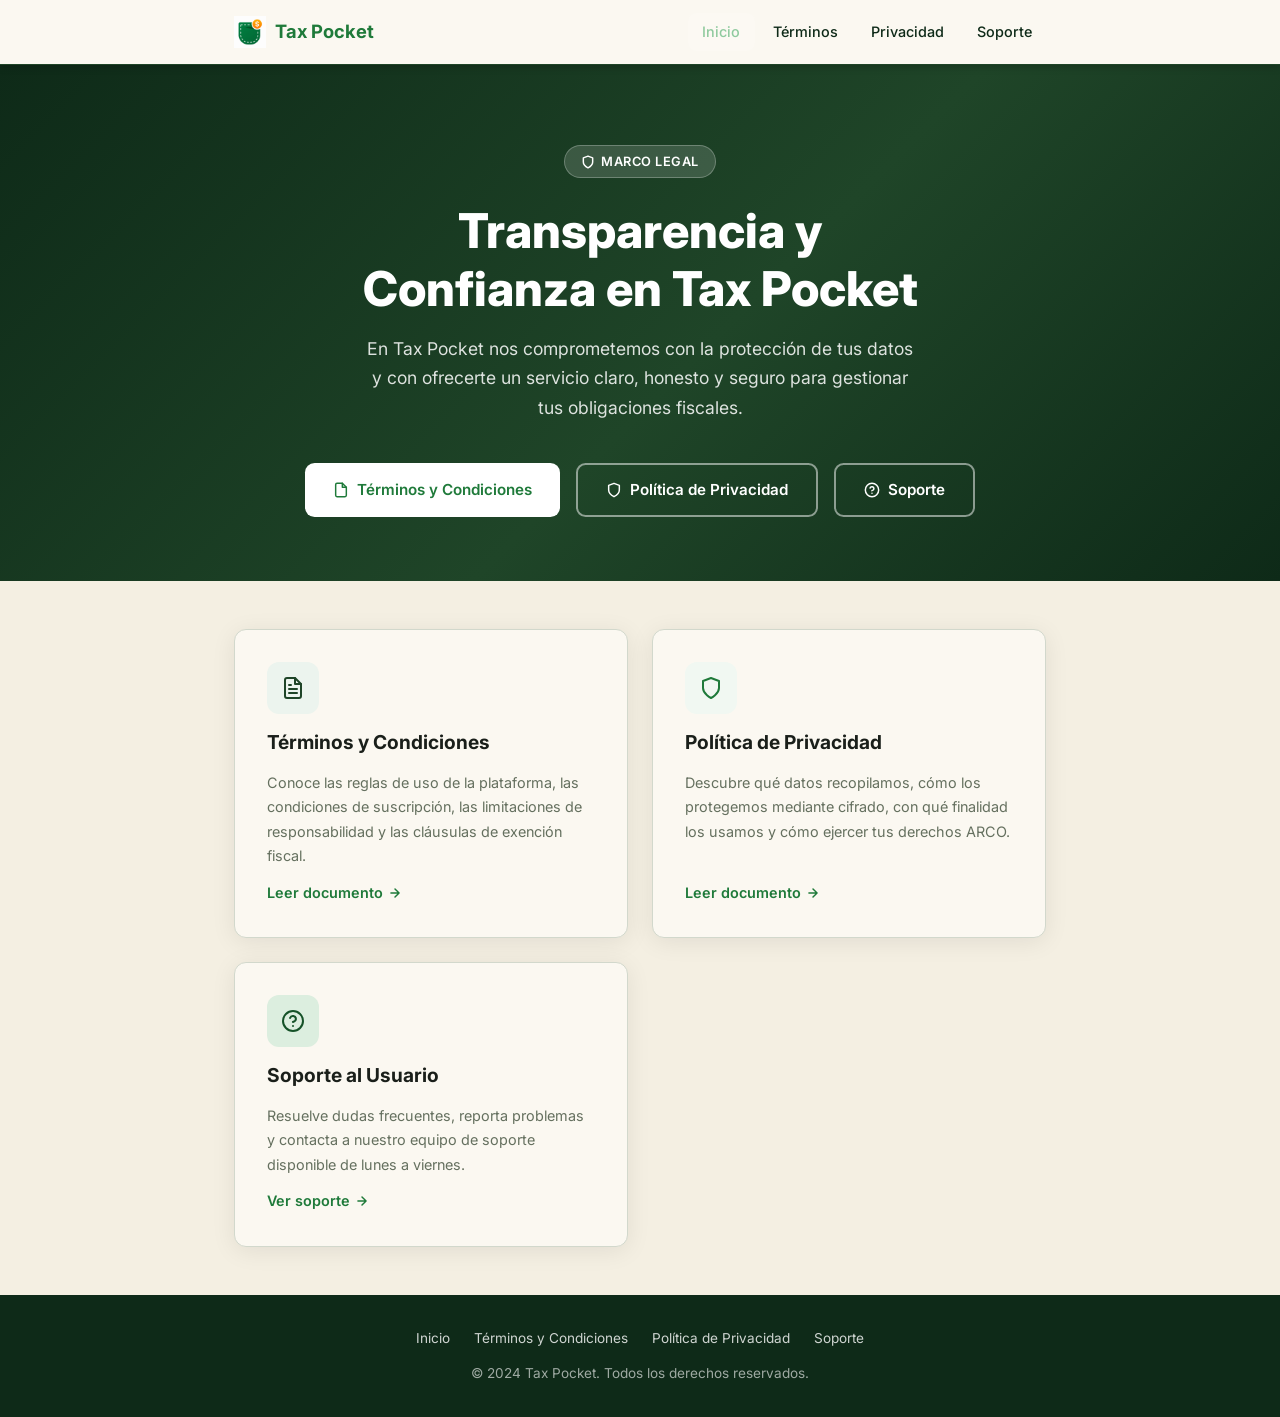
<file: index.html>
<!DOCTYPE html>
<html lang="es">
<head>
  <meta charset="UTF-8" />
  <meta name="viewport" content="width=device-width, initial-scale=1.0" />
  <title>Tax Pocket – Marco Legal</title>
  <meta name="description" content="Consulta los Términos y Condiciones y la Política de Privacidad de Tax Pocket, tu plataforma de gestión fiscal." />
  <link rel="icon" type="image/svg+xml" href="favicon.ico" />
  <link rel="icon" type="image/x-icon" href="favicon.ico" />
  <link rel="stylesheet" href="styles.css" />
</head>
<body>

  <header>
    <div class="nav-inner">
      <a href="index.html" class="logo">
        <img width="32" height="32" src="icon.png">
        </img>
        <span class="logo-text" >Tax Pocket</span>
      </a>
      <nav>
        <a href="index.html" class="active">Inicio</a>
        <a href="terms.html">Términos</a>
        <a href="privacy.html">Privacidad</a>
        <a href="support.html">Soporte</a>
      </nav>
    </div>
  </header>

  <!-- ─── Hero ─── -->
  <section class="hero">
    <div class="hero-badge">
      <svg width="14" height="14" viewBox="0 0 24 24" fill="none" stroke="currentColor" stroke-width="2.5" stroke-linecap="round" stroke-linejoin="round">
        <path d="M12 22s8-4 8-10V5l-8-3-8 3v7c0 6 8 10 8 10z"/>
      </svg>
      Marco Legal
    </div>
    <h1>Transparencia y<br/>Confianza en Tax Pocket</h1>
    <p>
      En Tax Pocket nos comprometemos con la protección de tus datos y con
      ofrecerte un servicio claro, honesto y seguro para gestionar tus
      obligaciones fiscales.
    </p>
    <div class="btn-group">
      <a href="terms.html" class="btn btn-white">
        <svg width="16" height="16" viewBox="0 0 24 24" fill="none" stroke="currentColor" stroke-width="2.2" stroke-linecap="round" stroke-linejoin="round">
          <path d="M14 2H6a2 2 0 0 0-2 2v16a2 2 0 0 0 2 2h12a2 2 0 0 0 2-2V8z"/>
          <polyline points="14 2 14 8 20 8"/>
        </svg>
        Términos y Condiciones
      </a>
      <a href="privacy.html" class="btn btn-outline">
        <svg width="16" height="16" viewBox="0 0 24 24" fill="none" stroke="currentColor" stroke-width="2.2" stroke-linecap="round" stroke-linejoin="round">
          <path d="M12 22s8-4 8-10V5l-8-3-8 3v7c0 6 8 10 8 10z"/>
        </svg>
        Política de Privacidad
      </a>
      <a href="support.html" class="btn btn-outline">
        <svg width="16" height="16" viewBox="0 0 24 24" fill="none" stroke="currentColor" stroke-width="2.2" stroke-linecap="round" stroke-linejoin="round">
          <circle cx="12" cy="12" r="10"/>
          <path d="M9.09 9a3 3 0 0 1 5.83 1c0 2-3 3-3 3"/>
          <line x1="12" y1="17" x2="12.01" y2="17"/>
        </svg>
        Soporte
      </a>
    </div>
  </section>

  <!-- ─── Cards ─── -->
  <section class="cards">

    <a href="terms.html" class="card">
      <div class="card-icon blue">
        <svg width="24" height="24" viewBox="0 0 24 24" fill="none" stroke="currentColor" stroke-width="2" stroke-linecap="round" stroke-linejoin="round">
          <path d="M14 2H6a2 2 0 0 0-2 2v16a2 2 0 0 0 2 2h12a2 2 0 0 0 2-2V8z"/>
          <polyline points="14 2 14 8 20 8"/>
          <line x1="16" y1="13" x2="8" y2="13"/>
          <line x1="16" y1="17" x2="8" y2="17"/>
          <polyline points="10 9 9 9 8 9"/>
        </svg>
      </div>
      <h2>Términos y Condiciones</h2>
      <p>
        Conoce las reglas de uso de la plataforma, las condiciones de
        suscripción, las limitaciones de responsabilidad y las cláusulas
        de exención fiscal.
      </p>
      <span class="card-link">
        Leer documento
        <svg width="14" height="14" viewBox="0 0 24 24" fill="none" stroke="currentColor" stroke-width="2.5" stroke-linecap="round" stroke-linejoin="round">
          <path d="M5 12h14M12 5l7 7-7 7"/>
        </svg>
      </span>
    </a>

    <a href="privacy.html" class="card">
      <div class="card-icon green">
        <svg width="24" height="24" viewBox="0 0 24 24" fill="none" stroke="currentColor" stroke-width="2" stroke-linecap="round" stroke-linejoin="round">
          <path d="M12 22s8-4 8-10V5l-8-3-8 3v7c0 6 8 10 8 10z"/>
        </svg>
      </div>
      <h2>Política de Privacidad</h2>
      <p>
        Descubre qué datos recopilamos, cómo los protegemos mediante
        cifrado, con qué finalidad los usamos y cómo ejercer tus
        derechos ARCO.
      </p>
      <span class="card-link">
        Leer documento
        <svg width="14" height="14" viewBox="0 0 24 24" fill="none" stroke="currentColor" stroke-width="2.5" stroke-linecap="round" stroke-linejoin="round">
          <path d="M5 12h14M12 5l7 7-7 7"/>
        </svg>
      </span>
    </a>

    <a href="support.html" class="card">
      <div class="card-icon purple">
        <svg width="24" height="24" viewBox="0 0 24 24" fill="none" stroke="currentColor" stroke-width="2" stroke-linecap="round" stroke-linejoin="round">
          <circle cx="12" cy="12" r="10"/>
          <path d="M9.09 9a3 3 0 0 1 5.83 1c0 2-3 3-3 3"/>
          <line x1="12" y1="17" x2="12.01" y2="17"/>
        </svg>
      </div>
      <h2>Soporte al Usuario</h2>
      <p>
        Resuelve dudas frecuentes, reporta problemas y contacta a
        nuestro equipo de soporte disponible de lunes a viernes.
      </p>
      <span class="card-link">
        Ver soporte
        <svg width="14" height="14" viewBox="0 0 24 24" fill="none" stroke="currentColor" stroke-width="2.5" stroke-linecap="round" stroke-linejoin="round">
          <path d="M5 12h14M12 5l7 7-7 7"/>
        </svg>
      </span>
    </a>

  </section>

  <!-- ─── Footer ─── -->
  <footer>
    <div class="footer-links">
      <a href="index.html">Inicio</a>
      <a href="terms.html">Términos y Condiciones</a>
      <a href="privacy.html">Política de Privacidad</a>
      <a href="support.html">Soporte</a>
    </div>
    <p>&copy; 2024 Tax Pocket. Todos los derechos reservados.</p>
  </footer>

</body>
</html>
</file>
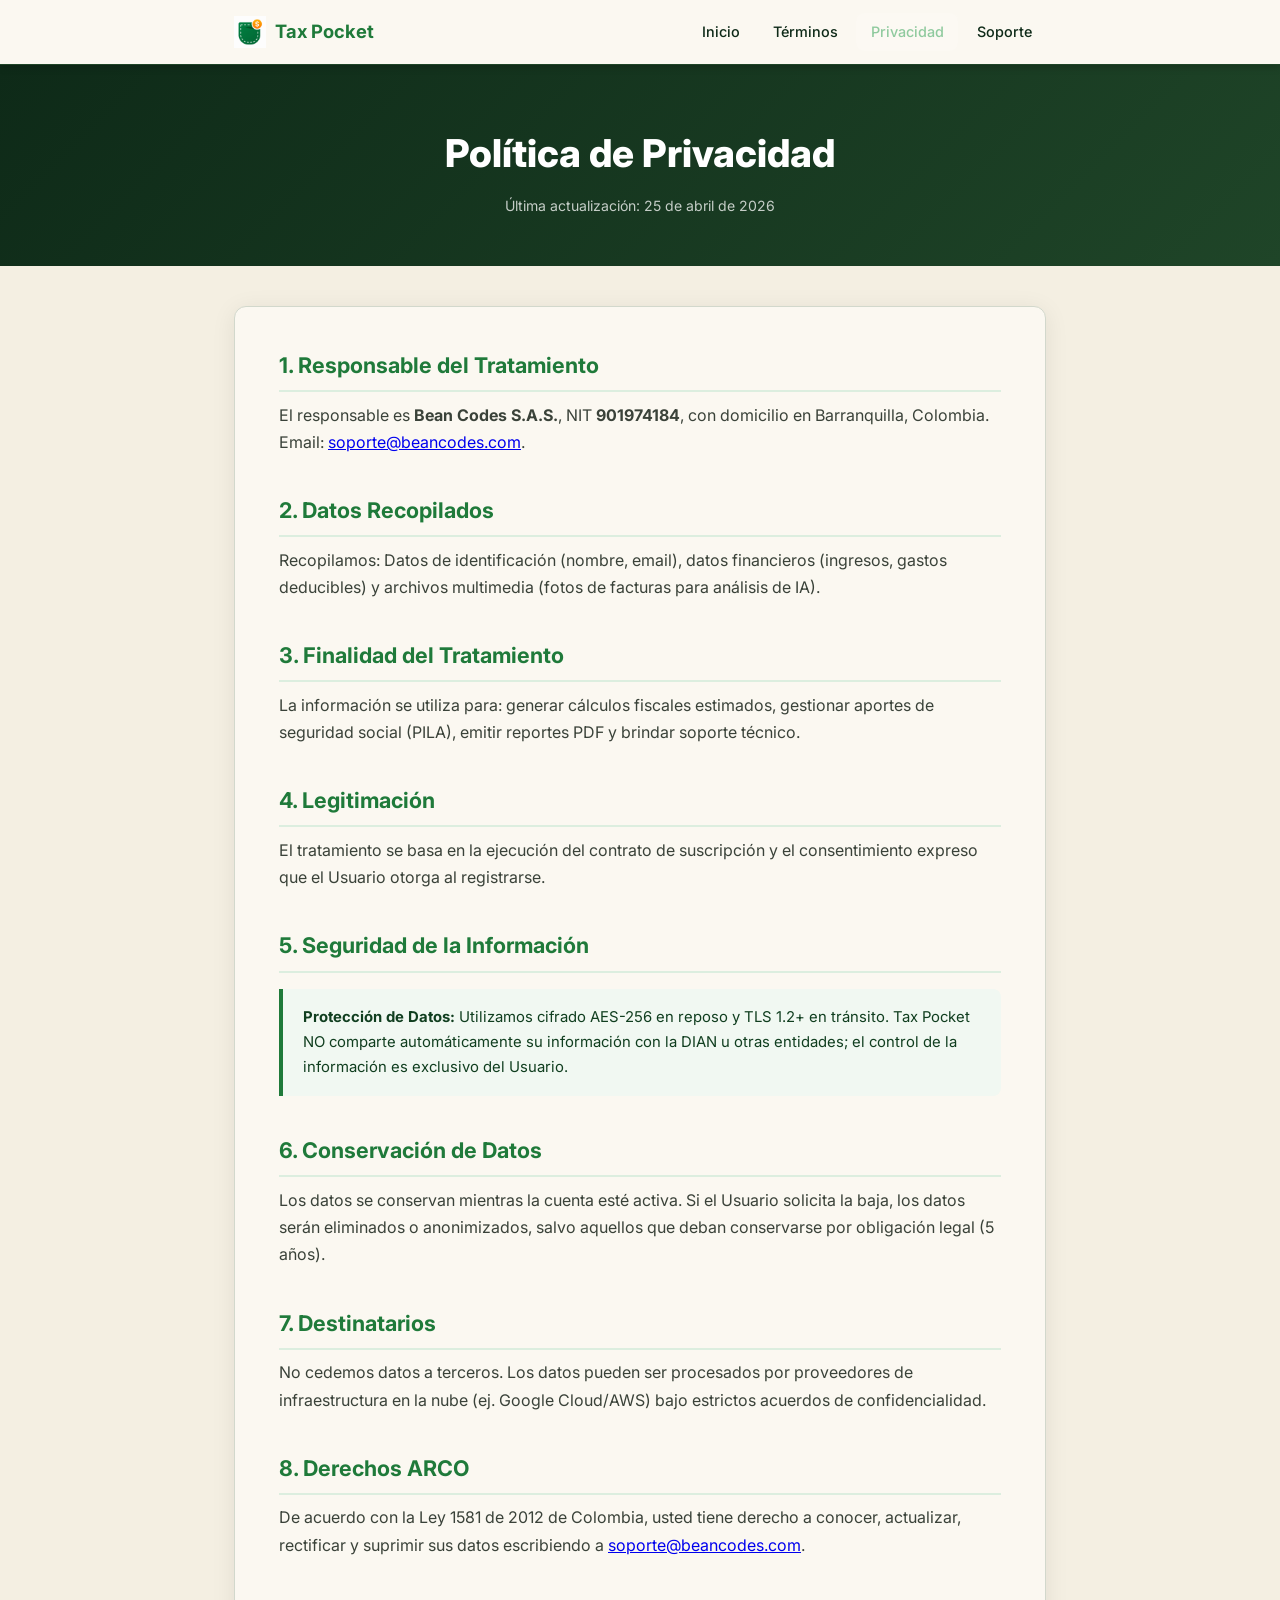
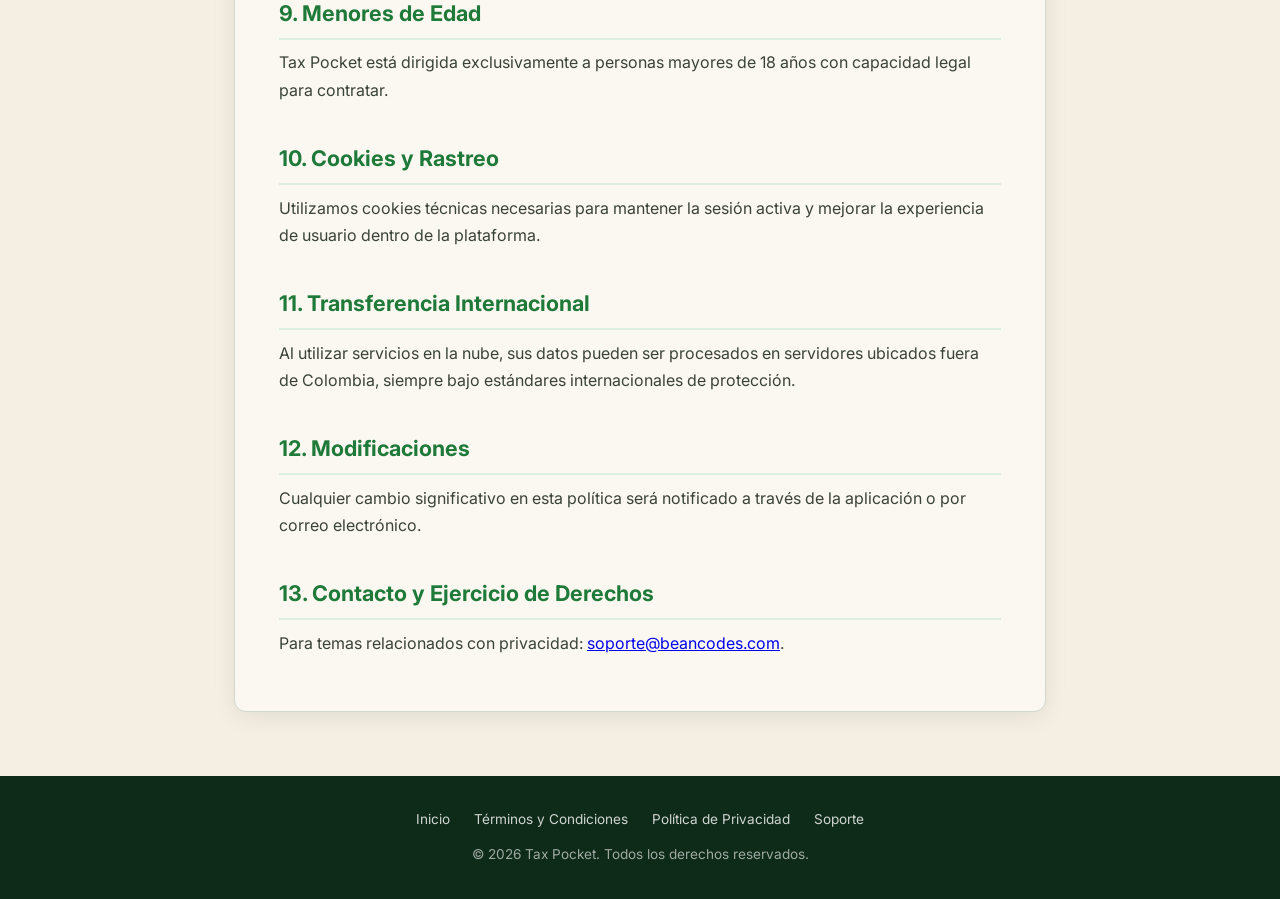
<file: privacy.html>
<!DOCTYPE html>
<html lang="es">
<head>
  <meta charset="UTF-8" />
  <meta name="viewport" content="width=device-width, initial-scale=1.0" />
  <title>Política de Privacidad – Tax Pocket</title>
  <link rel="icon" type="image/svg+xml" href="favicon.ico" />
  <link rel="icon" type="image/x-icon" href="favicon.ico" />
  <link rel="stylesheet" href="styles.css" />
</head>
<body>

  <header>
    <div class="nav-inner">
      <a href="index.html" class="logo">
        <img width="32" height="32" src="icon.png">
        </img>
        <span class="logo-text" >Tax Pocket</span>
      </a>
      <nav>
        <a href="index.html">Inicio</a>
        <a href="terms.html">Términos</a>
        <a href="privacy.html" class="active">Privacidad</a>
        <a href="support.html">Soporte</a>
      </nav>
    </div>
  </header>

  <div class="page-hero">
    <div class="container">
      <h1>Política de Privacidad</h1>
      <p class="meta">Última actualización: 25 de abril de 2026</p>
    </div>
  </div>

  <div class="page-body">
    <div class="container">
      <article class="legal">

        <h2>1. Responsable del Tratamiento</h2>
        <p>El responsable es <strong>Bean Codes S.A.S.</strong>, NIT <strong>901974184</strong>, con domicilio en Barranquilla, Colombia. Email: <a href="mailto:soporte@beancodes.com">soporte@beancodes.com</a>.</p>

        <h2>2. Datos Recopilados</h2>
        <p>Recopilamos: Datos de identificación (nombre, email), datos financieros (ingresos, gastos deducibles) y archivos multimedia (fotos de facturas para análisis de IA).</p>

        <h2>3. Finalidad del Tratamiento</h2>
        <p>La información se utiliza para: generar cálculos fiscales estimados, gestionar aportes de seguridad social (PILA), emitir reportes PDF y brindar soporte técnico.</p>

        <h2>4. Legitimación</h2>
        <p>El tratamiento se basa en la ejecución del contrato de suscripción y el consentimiento expreso que el Usuario otorga al registrarse.</p>

        <h2>5. Seguridad de la Información</h2>
        <div class="info-box">
          <strong>Protección de Datos:</strong> Utilizamos cifrado AES-256 en reposo y TLS 1.2+ en tránsito. Tax Pocket NO comparte automáticamente su información con la DIAN u otras entidades; el control de la información es exclusivo del Usuario.
        </div>

        <h2>6. Conservación de Datos</h2>
        <p>Los datos se conservan mientras la cuenta esté activa. Si el Usuario solicita la baja, los datos serán eliminados o anonimizados, salvo aquellos que deban conservarse por obligación legal (5 años).</p>

        <h2>7. Destinatarios</h2>
        <p>No cedemos datos a terceros. Los datos pueden ser procesados por proveedores de infraestructura en la nube (ej. Google Cloud/AWS) bajo estrictos acuerdos de confidencialidad.</p>

        <h2>8. Derechos ARCO</h2>
        <p>De acuerdo con la Ley 1581 de 2012 de Colombia, usted tiene derecho a conocer, actualizar, rectificar y suprimir sus datos escribiendo a <a href="mailto:soporte@beancodes.com">soporte@beancodes.com</a>.</p>

        <h2>9. Menores de Edad</h2>
        <p>Tax Pocket está dirigida exclusivamente a personas mayores de 18 años con capacidad legal para contratar.</p>

        <h2>10. Cookies y Rastreo</h2>
        <p>Utilizamos cookies técnicas necesarias para mantener la sesión activa y mejorar la experiencia de usuario dentro de la plataforma.</p>

        <h2>11. Transferencia Internacional</h2>
        <p>Al utilizar servicios en la nube, sus datos pueden ser procesados en servidores ubicados fuera de Colombia, siempre bajo estándares internacionales de protección.</p>

        <h2>12. Modificaciones</h2>
        <p>Cualquier cambio significativo en esta política será notificado a través de la aplicación o por correo electrónico.</p>

        <h2 id="contacto-pp">13. Contacto y Ejercicio de Derechos</h2>
        <p>Para temas relacionados con privacidad: <a href="mailto:soporte@beancodes.com">soporte@beancodes.com</a>.</p>

      </article>
    </div>
  </div>

  <footer>
    <div class="footer-links">
      <a href="index.html">Inicio</a>
      <a href="terms.html">Términos y Condiciones</a>
      <a href="privacy.html">Política de Privacidad</a>
      <a href="support.html">Soporte</a>
    </div>
    <p>&copy; 2026 Tax Pocket. Todos los derechos reservados.</p>
  </footer>

</body>
</html>
</file>
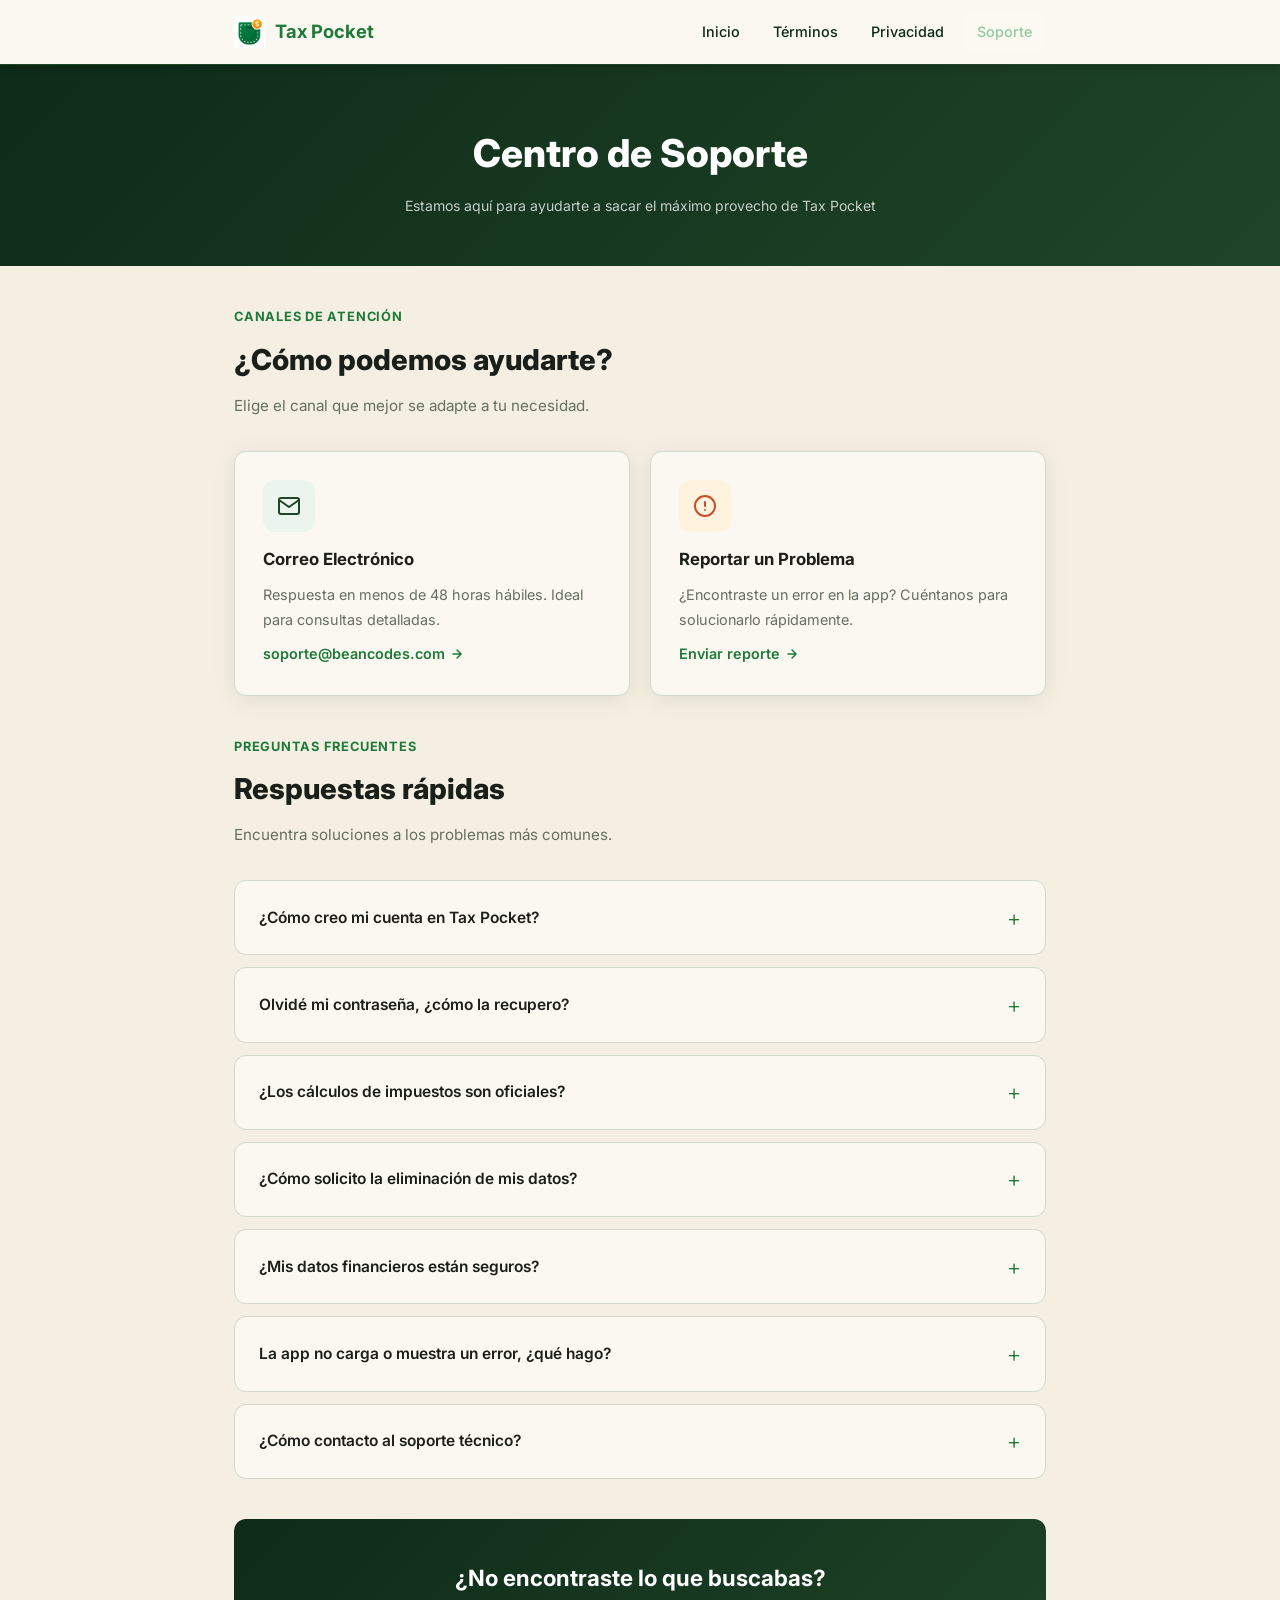
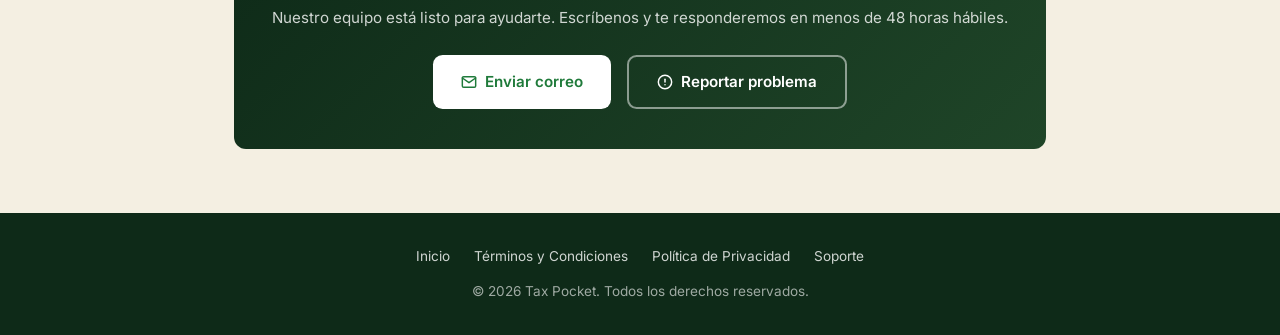
<file: support.html>
<!DOCTYPE html>
<html lang="es">
<head>
  <meta charset="UTF-8" />
  <meta name="viewport" content="width=device-width, initial-scale=1.0" />
  <title>Soporte – Tax Pocket</title>
  <meta name="description" content="Centro de soporte de Tax Pocket. Encuentra respuestas a preguntas frecuentes, soluciona problemas y contacta a nuestro equipo." />
  <link rel="icon" type="image/svg+xml" href="favicon.ico" />
  <link rel="icon" type="image/x-icon" href="favicon.ico" />
  <link rel="stylesheet" href="styles.css" />
  <style>
    /* Support-specific styles */
    .support-grid {
      display: grid;
      grid-template-columns: repeat(auto-fit, minmax(260px, 1fr));
      gap: 1.25rem;
      margin-bottom: 2.5rem;
    }

    .support-card {
      background: var(--surface);
      border: 1px solid var(--border);
      border-radius: var(--radius);
      padding: 1.75rem;
      box-shadow: var(--shadow);
      display: flex;
      flex-direction: column;
      gap: 0.6rem;
    }

    .support-card .card-icon { margin-bottom: 0.25rem; }
    .card-icon.orange { background: #FFF3E0; color: #C84F2C; }

    .support-card h3 { font-size: 1.05rem; font-weight: 700; }
    .support-card p  { color: var(--muted); font-size: 0.9rem; margin: 0; }
    .support-card a.support-link {
      margin-top: auto;
      font-size: 0.9rem;
      font-weight: 600;
      color: var(--primary);
      text-decoration: none;
      display: inline-flex;
      align-items: center;
      gap: 0.3rem;
    }
    .support-card a.support-link:hover { text-decoration: underline; }

    /* FAQ accordion */
    .faq { display: flex; flex-direction: column; gap: 0.75rem; }

    details.faq-item {
      background: var(--surface);
      border: 1px solid var(--border);
      border-radius: var(--radius);
      overflow: hidden;
    }

    details.faq-item summary {
      padding: 1.1rem 1.5rem;
      font-weight: 600;
      font-size: 0.97rem;
      cursor: pointer;
      list-style: none;
      display: flex;
      justify-content: space-between;
      align-items: center;
      color: var(--text);
      user-select: none;
    }

    details.faq-item summary::-webkit-details-marker { display: none; }

    details.faq-item summary::after {
      content: '+';
      font-size: 1.4rem;
      font-weight: 300;
      color: var(--primary);
      transition: transform .2s;
      flex-shrink: 0;
    }

    details.faq-item[open] summary::after {
      transform: rotate(45deg);
    }

    details.faq-item .faq-body {
      padding: 0 1.5rem 1.25rem;
      color: var(--tp-ink-700);
      font-size: 0.93rem;
      line-height: 1.7;
    }

    details.faq-item .faq-body p { margin-bottom: 0.6rem; }
    details.faq-item .faq-body p:last-child { margin-bottom: 0; }
    details.faq-item .faq-body ul { margin: 0.4rem 0 0.6rem 1.4rem; }
    details.faq-item .faq-body li { margin-bottom: 0.3rem; }

    .contact-box {
      background: linear-gradient(135deg, var(--primary-bg) 0%, var(--primary-container) 100%);
      border-radius: var(--radius);
      padding: 2.5rem 2rem;
      color: #fff;
      text-align: center;
      margin-top: 2.5rem;
    }

    .contact-box h2 { font-size: 1.4rem; font-weight: 700; margin-bottom: 0.5rem; }
    .contact-box p  { opacity: .8; margin-bottom: 1.5rem; font-size: 0.95rem; }

    .contact-box .btn-group { justify-content: center; }

    .btn-green {
      background: var(--primary);
      color: #fff;
    }

    .btn-green:hover { background: var(--primary-dark); }

    .section-label {
      font-size: 0.8rem;
      font-weight: 700;
      text-transform: uppercase;
      letter-spacing: .06em;
      color: var(--primary);
      margin-bottom: 0.5rem;
    }

    .section-title {
      font-size: clamp(1.3rem, 3vw, 1.8rem);
      font-weight: 800;
      color: var(--text);
      margin-bottom: 0.5rem;
    }

    .section-sub {
      color: var(--muted);
      font-size: 0.95rem;
      margin-bottom: 2rem;
    }
  </style>
</head>
<body>

  <header>
    <div class="nav-inner">
      <a href="index.html" class="logo">
        <img width="32" height="32" src="icon.png">
        </img>
        <span class="logo-text" >Tax Pocket</span>
      </a>
      <nav>
        <a href="index.html">Inicio</a>
        <a href="terms.html">Términos</a>
        <a href="privacy.html">Privacidad</a>
        <a href="support.html" class="active">Soporte</a>
      </nav>
    </div>
  </header>

  <div class="page-hero">
    <div class="container">
      <h1>Centro de Soporte</h1>
      <p class="meta">Estamos aquí para ayudarte a sacar el máximo provecho de Tax Pocket</p>
    </div>
  </div>

  <div class="page-body">
    <div class="container">

      <!-- Quick contact cards -->
      <p class="section-label">Canales de atención</p>
      <h2 class="section-title">¿Cómo podemos ayudarte?</h2>
      <p class="section-sub">Elige el canal que mejor se adapte a tu necesidad.</p>

      <div class="support-grid">

        <div class="support-card">
          <div class="card-icon blue">
            <svg width="24" height="24" viewBox="0 0 24 24" fill="none" stroke="currentColor" stroke-width="2" stroke-linecap="round" stroke-linejoin="round">
              <path d="M4 4h16c1.1 0 2 .9 2 2v12c0 1.1-.9 2-2 2H4c-1.1 0-2-.9-2-2V6c0-1.1.9-2 2-2z"/>
              <polyline points="22,6 12,13 2,6"/>
            </svg>
          </div>
          <h3>Correo Electrónico</h3>
          <p>Respuesta en menos de 48 horas hábiles. Ideal para consultas detalladas.</p>
          <a href="mailto:soporte@beancodes.com" class="support-link">
            soporte@beancodes.com
            <svg width="14" height="14" viewBox="0 0 24 24" fill="none" stroke="currentColor" stroke-width="2.5" stroke-linecap="round" stroke-linejoin="round">
              <path d="M5 12h14M12 5l7 7-7 7"/>
            </svg>
          </a>
        </div>

        <div class="support-card">
          <div class="card-icon orange">
            <svg width="24" height="24" viewBox="0 0 24 24" fill="none" stroke="currentColor" stroke-width="2" stroke-linecap="round" stroke-linejoin="round">
              <circle cx="12" cy="12" r="10"/>
              <line x1="12" y1="8" x2="12" y2="12"/>
              <line x1="12" y1="16" x2="12.01" y2="16"/>
            </svg>
          </div>
          <h3>Reportar un Problema</h3>
          <p>¿Encontraste un error en la app? Cuéntanos para solucionarlo rápidamente.</p>
          <a href="mailto:soporte@beancodes.com?subject=Reporte%20de%20problema%20–%20Tax%20Pocket" class="support-link">
            Enviar reporte
            <svg width="14" height="14" viewBox="0 0 24 24" fill="none" stroke="currentColor" stroke-width="2.5" stroke-linecap="round" stroke-linejoin="round">
              <path d="M5 12h14M12 5l7 7-7 7"/>
            </svg>
          </a>
        </div>

      </div>

      <!-- FAQ -->
      <p class="section-label">Preguntas Frecuentes</p>
      <h2 class="section-title">Respuestas rápidas</h2>
      <p class="section-sub">Encuentra soluciones a los problemas más comunes.</p>

      <div class="faq">

        <details class="faq-item">
          <summary>¿Cómo creo mi cuenta en Tax Pocket?</summary>
          <div class="faq-body">
            <p>Descarga la app desde la App Store o Google Play, abre la aplicación y toca <strong>"Crear cuenta"</strong>. Ingresa tu correo electrónico y crea una contraseña segura. Recibirás un correo de verificación; confírmalo y ¡listo!</p>
          </div>
        </details>

        <details class="faq-item">
          <summary>Olvidé mi contraseña, ¿cómo la recupero?</summary>
          <div class="faq-body">
            <p>En la pantalla de inicio de sesión, toca <strong>"¿Olvidaste tu contraseña?"</strong>. Ingresa tu correo registrado y te enviaremos un enlace para restablecerla. Revisa también tu carpeta de spam si no ves el correo.</p>
          </div>
        </details>

        <details class="faq-item">
          <summary>¿Los cálculos de impuestos son oficiales?</summary>
          <div class="faq-body">
            <p>Tax Pocket es una <strong>herramienta de apoyo informático</strong>. Los cálculos son estimaciones basadas en la información que ingresas y la normativa vigente, pero no reemplazan la asesoría de un contador o la declaración oficial ante la DIAN.</p>
            <p>El Usuario es el único responsable ante las autoridades tributarias.</p>
          </div>
        </details>

        <details class="faq-item">
          <summary>¿Cómo solicito la eliminación de mis datos?</summary>
          <div class="faq-body">
            <p>En la app encontrarás una opción para <strong>eliminar tu cuenta</strong>, la cual inicia el proceso de eliminación de tus datos.</p>
            <p>Si necesitas ayuda adicional, también puedes escribir a <a href="mailto:soporte@beancodes.com">soporte@beancodes.com</a> con el asunto <strong>"Solicitud de eliminación de datos"</strong>. Procesaremos tu solicitud conforme a la Ley 1581 de 2012 (habeas data) en un plazo máximo de 15 días hábiles.</p>
          </div>
        </details>

        <details class="faq-item">
          <summary>¿Mis datos financieros están seguros?</summary>
          <div class="faq-body">
            <p>Sí. Utilizamos cifrado <strong>AES-256 en reposo</strong> y <strong>TLS 1.2+</strong> en tránsito. Tax Pocket <em>no</em> comparte tu información con la DIAN ni con terceros sin tu autorización. Consulta nuestra <a href="privacy.html">Política de Privacidad</a> para más detalles.</p>
          </div>
        </details>

        <details class="faq-item">
          <summary>La app no carga o muestra un error, ¿qué hago?</summary>
          <div class="faq-body">
            <p>Prueba los siguientes pasos en orden:</p>
            <ul>
              <li>Cierra la app completamente y vuelve a abrirla.</li>
              <li>Verifica tu conexión a internet.</li>
              <li>Actualiza la app a la versión más reciente desde la tienda.</li>
              <li>Reinicia tu dispositivo.</li>
            </ul>
            <p>Si el problema persiste, escríbenos a <a href="mailto:soporte@beancodes.com?subject=Reporte%20de%20error%20–%20Tax%20Pocket">soporte@beancodes.com</a> indicando el modelo de tu dispositivo y la versión de la app.</p>
          </div>
        </details>

        <details class="faq-item">
          <summary>¿Cómo contacto al soporte técnico?</summary>
          <div class="faq-body">
            <p>Puedes escribirnos al correo <a href="mailto:soporte@beancodes.com">soporte@beancodes.com</a>.</p>
            <p>Respondemos en un plazo máximo de <strong>48 horas hábiles</strong>.</p>
          </div>
        </details>

      </div>

      <!-- Contact CTA -->
      <div class="contact-box">
        <h2>¿No encontraste lo que buscabas?</h2>
        <p>Nuestro equipo está listo para ayudarte. Escríbenos y te responderemos en menos de 48 horas hábiles.</p>
        <div class="btn-group">
          <a href="mailto:soporte@beancodes.com" class="btn btn-white">
            <svg width="16" height="16" viewBox="0 0 24 24" fill="none" stroke="currentColor" stroke-width="2.2" stroke-linecap="round" stroke-linejoin="round">
              <path d="M4 4h16c1.1 0 2 .9 2 2v12c0 1.1-.9 2-2 2H4c-1.1 0-2-.9-2-2V6c0-1.1.9-2 2-2z"/>
              <polyline points="22,6 12,13 2,6"/>
            </svg>
            Enviar correo
          </a>
          <a href="mailto:soporte@beancodes.com?subject=Reporte%20de%20problema%20–%20Tax%20Pocket" class="btn btn-outline">
            <svg width="16" height="16" viewBox="0 0 24 24" fill="none" stroke="currentColor" stroke-width="2.2" stroke-linecap="round" stroke-linejoin="round">
              <circle cx="12" cy="12" r="10"/>
              <line x1="12" y1="8" x2="12" y2="12"/>
              <line x1="12" y1="16" x2="12.01" y2="16"/>
            </svg>
            Reportar problema
          </a>
        </div>
      </div>

    </div>
  </div>

  <footer>
    <div class="footer-links">
      <a href="index.html">Inicio</a>
      <a href="terms.html">Términos y Condiciones</a>
      <a href="privacy.html">Política de Privacidad</a>
      <a href="support.html">Soporte</a>
    </div>
    <p>&copy; 2026 Tax Pocket. Todos los derechos reservados.</p>
  </footer>

</body>
</html>
</file>
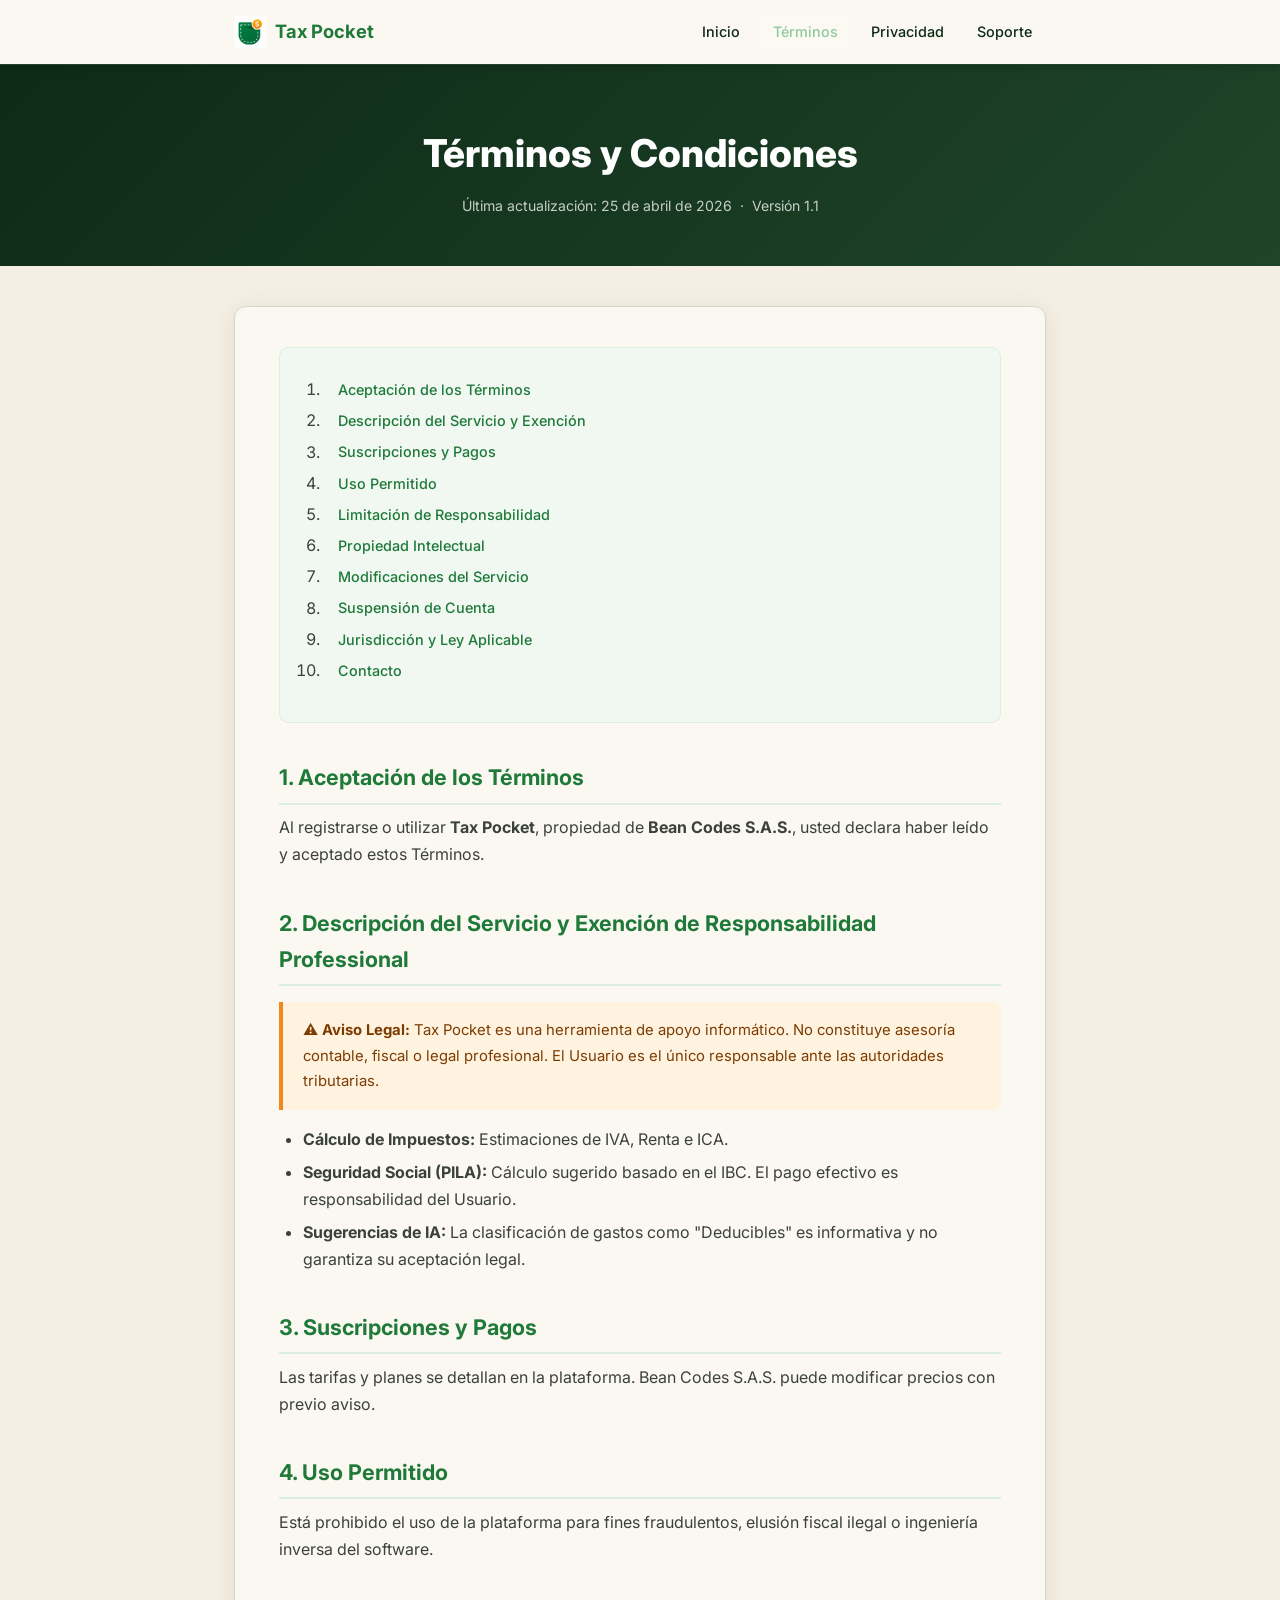
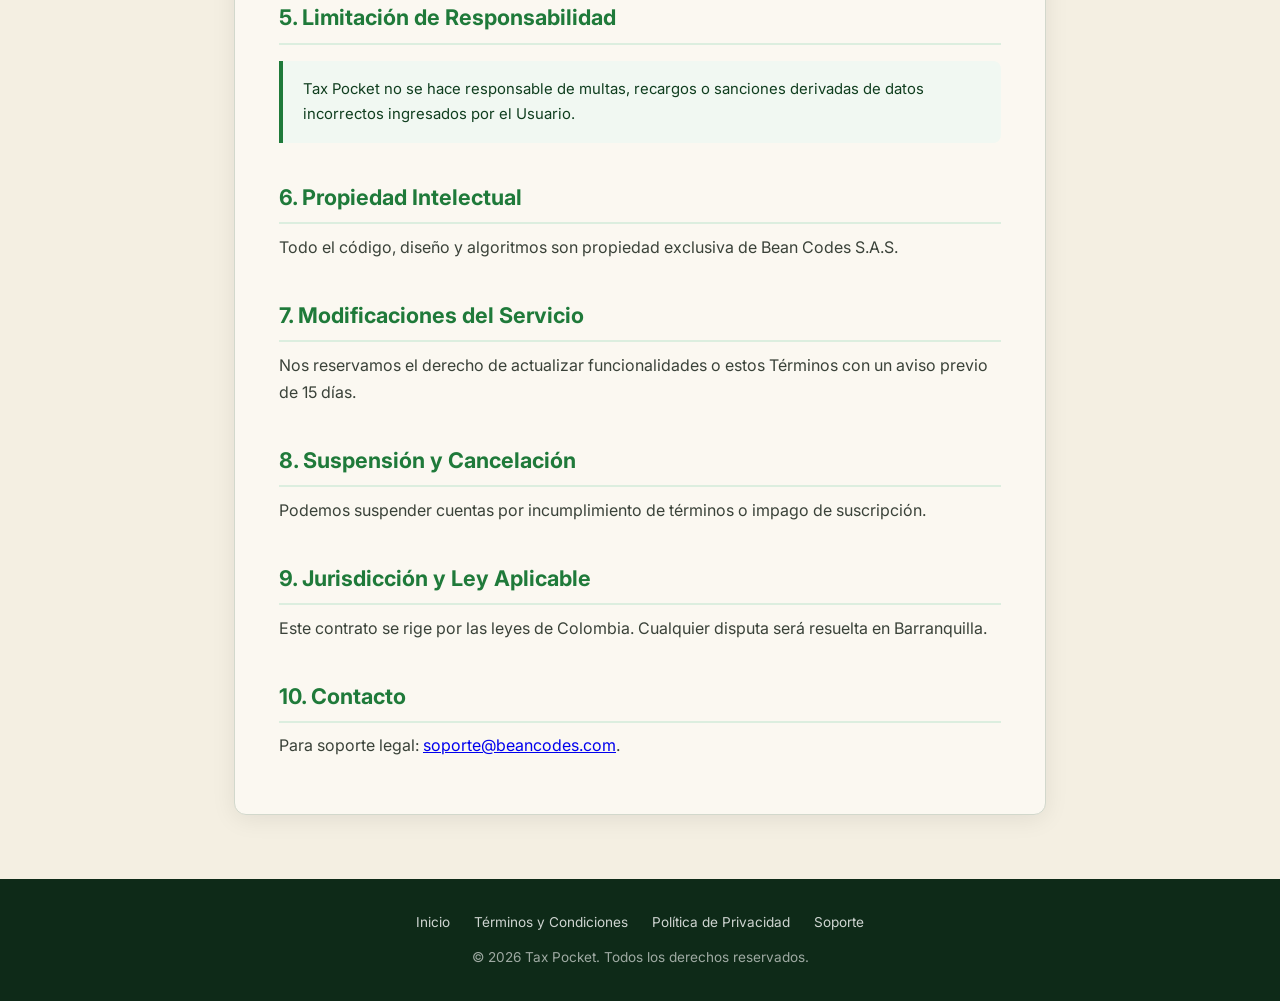
<file: terms.html>
<!DOCTYPE html>
<html lang="es">
<head>
  <meta charset="UTF-8" />
  <meta name="viewport" content="width=device-width, initial-scale=1.0" />
  <title>Términos y Condiciones – Tax Pocket</title>
  <meta name="description" content="Términos y Condiciones de uso de Tax Pocket, plataforma de gestión fiscal para personas físicas y empresas." />
  <link rel="icon" type="image/svg+xml" href="favicon.ico" />
  <link rel="icon" type="image/x-icon" href="favicon.ico" />
  <link rel="stylesheet" href="styles.css" />
</head>
<body>

  <header>
    <div class="nav-inner">
      <a href="index.html" class="logo">
        <img width="32" height="32" src="icon.png">
        </img>
        <span class="logo-text" >Tax Pocket</span>
      </a>
      <nav>
        <a href="index.html">Inicio</a>
        <a href="terms.html" class="active">Términos</a>
        <a href="privacy.html">Privacidad</a>
        <a href="support.html">Soporte</a>
      </nav>
    </div>
  </header>

  <div class="page-hero">
    <div class="container">
      <h1>Términos y Condiciones</h1>
      <p class="meta">Última actualización: 25 de abril de 2026 &nbsp;·&nbsp; Versión 1.1</p>
    </div>
  </div>

  <div class="page-body">
    <div class="container">
      <article class="legal">

        <nav class="toc" aria-label="Tabla de contenidos">
          <ol>
            <li><a href="#aceptacion">Aceptación de los Términos</a></li>
            <li><a href="#descripcion">Descripción del Servicio y Exención</a></li>
            <li><a href="#suscripciones">Suscripciones y Pagos</a></li>
            <li><a href="#uso-permitido">Uso Permitido</a></li>
            <li><a href="#limitacion">Limitación de Responsabilidad</a></li>
            <li><a href="#propiedad">Propiedad Intelectual</a></li>
            <li><a href="#modificaciones">Modificaciones del Servicio</a></li>
            <li><a href="#suspension">Suspensión de Cuenta</a></li>
            <li><a href="#jurisdiccion">Jurisdicción y Ley Aplicable</a></li>
            <li><a href="#contacto-tc">Contacto</a></li>
          </ol>
        </nav>

        <h2 id="aceptacion">1. Aceptación de los Términos</h2>
        <p>Al registrarse o utilizar <strong>Tax Pocket</strong>, propiedad de <strong>Bean Codes S.A.S.</strong>, usted declara haber leído y aceptado estos Términos.</p>

        <h2 id="descripcion">2. Descripción del Servicio y Exención de Responsabilidad Professional</h2>
        <div class="highlight-box">
          <strong>⚠️ Aviso Legal:</strong> Tax Pocket es una herramienta de apoyo informático. No constituye asesoría contable, fiscal o legal profesional. El Usuario es el único responsable ante las autoridades tributarias.
        </div>
        <ul>
          <li><strong>Cálculo de Impuestos:</strong> Estimaciones de IVA, Renta e ICA.</li>
          <li><strong>Seguridad Social (PILA):</strong> Cálculo sugerido basado en el IBC. El pago efectivo es responsabilidad del Usuario.</li>
          <li><strong>Sugerencias de IA:</strong> La clasificación de gastos como "Deducibles" es informativa y no garantiza su aceptación legal.</li>
        </ul>

        <h2 id="suscripciones">3. Suscripciones y Pagos</h2>
        <p>Las tarifas y planes se detallan en la plataforma. Bean Codes S.A.S. puede modificar precios con previo aviso.</p>

        <h2 id="uso-permitido">4. Uso Permitido</h2>
        <p>Está prohibido el uso de la plataforma para fines fraudulentos, elusión fiscal ilegal o ingeniería inversa del software.</p>

        <h2 id="limitacion">5. Limitación de Responsabilidad</h2>
        <div class="info-box">
          Tax Pocket no se hace responsable de multas, recargos o sanciones derivadas de datos incorrectos ingresados por el Usuario.
        </div>

        <h2 id="propiedad">6. Propiedad Intelectual</h2>
        <p>Todo el código, diseño y algoritmos son propiedad exclusiva de Bean Codes S.A.S.</p>

        <h2 id="modificaciones">7. Modificaciones del Servicio</h2>
        <p>Nos reservamos el derecho de actualizar funcionalidades o estos Términos con un aviso previo de 15 días.</p>

        <h2 id="suspension">8. Suspensión y Cancelación</h2>
        <p>Podemos suspender cuentas por incumplimiento de términos o impago de suscripción.</p>

        <h2 id="jurisdiccion">9. Jurisdicción y Ley Aplicable</h2>
        <p>Este contrato se rige por las leyes de Colombia. Cualquier disputa será resuelta en Barranquilla.</p>

        <h2 id="contacto-tc">10. Contacto</h2>
        <p>Para soporte legal: <a href="mailto:soporte@beancodes.com">soporte@beancodes.com</a>.</p>

      </article>
    </div>
  </div>

  <footer>
    <div class="footer-links">
      <a href="index.html">Inicio</a>
      <a href="terms.html">Términos y Condiciones</a>
      <a href="privacy.html">Política de Privacidad</a>
      <a href="support.html">Soporte</a>
    </div>
    <p>&copy; 2026 Tax Pocket. Todos los derechos reservados.</p>
  </footer>
</body>
</html>
</file>
<file: styles.css>
@import url('https://fonts.googleapis.com/css2?family=Inter:wght@400;500;600;700;800&display=swap');

/* ─── Reset & Base ─── */
*, *::before, *::after { box-sizing: border-box; margin: 0; padding: 0; }

/* ─── Tax Pocket — Design System Tokens v3 "Forest & Coin" ─── */
:root {
  /* Brand color — Forest green */
  --tp-sage-50:    #F1F8F2;
  --tp-sage-100:   #DCEEDF;
  --tp-sage-200:   #BADEC1;
  --tp-sage-300:   #8FCA9E;
  --tp-sage-400:   #5DAE76;
  --tp-sage-500:   #1F7A3A;
  --tp-sage-600:   #1A6731;
  --tp-sage-700:   #155228;
  --tp-sage-800:   #103E1F;
  --tp-sage-900:   #0E2A18;

  /* Forest deep (dark surfaces) */
  --tp-plum-50:    #ECF4EE;
  --tp-plum-100:   #D6E7DA;
  --tp-plum-300:   #6A9479;
  --tp-plum-500:   #2E5A3D;
  --tp-plum-700:   #1F4528;
  --tp-plum-900:   #0E2A18;

  /* Ink (foreground) */
  --tp-ink-900:    #1A1F1A;
  --tp-ink-700:    #3A4239;
  --tp-ink-500:    #65705F;
  --tp-ink-300:    #B5BCAE;
  --tp-ink-200:    #D2D8CC;
  --tp-ink-100:    #E5E9DF;

  /* Canvas (background) */
  --tp-cream:      #F4EFE2;
  --tp-paper:      #FBF8F1;
  --tp-sand:       #ECE2C8;
  --tp-white:       #FFFFFF;

  /* Accents funcionales */
  --tp-safe:       var(--tp-sage-500);
  --tp-hold:       #F08A1F;
  --tp-owed:       #C84F2C;
  --tp-info:       #5C7A8C;

  /* Surfaces oscuras (hero cards) */
  --tp-night:      var(--tp-plum-900);
  --tp-night-2:    var(--tp-plum-700);

  /* Tipografía (Inter cargado vía @import; los demás se declaran para uso futuro) */
  --tp-font-display: "Instrument Serif", "Times New Roman", serif;
  --tp-font-body:    "Inter", -apple-system, system-ui, sans-serif;
  --tp-font-mono:    "JetBrains Mono", ui-monospace, monospace;

  /* ─── Aliases de compatibilidad ─── */
  --primary:        var(--tp-sage-500);
  --primary-dark:   var(--tp-sage-600);
  --primary-bg:     var(--tp-plum-900);
  --primary-container: var(--tp-plum-700);
  --secondary-container: var(--tp-sage-300);
  --accent:    var(--tp-hold);
  --text:      var(--tp-ink-900);
  --muted:     var(--tp-ink-500);
  --bg:        var(--tp-cream);
  --surface:   var(--tp-paper);
  --border:    var(--tp-ink-200);
  --radius:    0.75rem;
  --shadow:    0 4px 24px rgba(0,0,0,.08);
  --max-w:     860px;
}

html { scroll-behavior: smooth; }

body {
  font-family: var(--tp-font-body);
  background: var(--bg);
  color: var(--text);
  line-height: 1.7;
  font-size: 1rem;
}

/* ─── Nav ─── */
header {
  /* background: var(--primary-bg); */
  background: var(--surface);
  border-bottom: 1px solid var(--primary-container);
  position: sticky;
  top: 0;
  z-index: 100;
  box-shadow: 0 1px 8px rgba(0,0,0,.25);
}

.nav-inner {
  max-width: var(--max-w);
  margin: 0 auto;
  padding: 0 1.5rem;
  display: flex;
  align-items: center;
  justify-content: space-between;
  height: 64px;
}

.logo {
  display: flex;
  align-items: center;
  gap: 0.55rem;
  text-decoration: none;
  color: var(--primary);
  font-weight: 700;
  font-size: 1.15rem;
}

.logo svg { color: var(--secondary-container); }

nav { display: flex; gap: 0.25rem; }

nav a {
  text-decoration: none;
  /* color: rgba(255,255,255,.65); */
  color: var(--primary-bg);
  font-size: 0.9rem;
  font-weight: 500;
  padding: 0.45rem 0.9rem;
  border-radius: 0.5rem;
  transition: background .15s, color .15s;
}

nav a:hover, nav a.active {
  background: rgba(255,255,255,.1);
  color: var(--secondary-container);
}

/* ─── Hero (index only) ─── */
.hero {
  background: linear-gradient(135deg, #0E2A18 0%, #1F4528 55%, #0E2A18 100%);
  color: #fff;
  text-align: center;
  padding: 5rem 1.5rem 4rem;
}

.hero-badge {
  display: inline-flex;
  align-items: center;
  gap: 0.4rem;
  background: rgba(255,255,255,.15);
  border: 1px solid rgba(255,255,255,.25);
  border-radius: 2rem;
  padding: 0.3rem 1rem;
  font-size: 0.8rem;
  font-weight: 600;
  letter-spacing: 0.04em;
  text-transform: uppercase;
  margin-bottom: 1.5rem;
}

.hero h1 {
  font-size: clamp(2rem, 5vw, 3rem);
  font-weight: 800;
  margin-bottom: 1rem;
  line-height: 1.2;
}

.hero p {
  font-size: 1.1rem;
  opacity: .85;
  max-width: 560px;
  margin: 0 auto 2.5rem;
}

.btn-group { display: flex; gap: 1rem; justify-content: center; flex-wrap: wrap; }

.btn {
  display: inline-flex;
  align-items: center;
  gap: 0.5rem;
  padding: 0.75rem 1.75rem;
  border-radius: 0.6rem;
  font-weight: 600;
  font-size: 0.95rem;
  text-decoration: none;
  transition: transform .15s, box-shadow .15s, background .15s;
}

.btn:hover { transform: translateY(-2px); box-shadow: 0 8px 20px rgba(0,0,0,.18); }

.btn-white { background: #fff; color: var(--primary); }
.btn-outline { background: transparent; color: #fff; border: 2px solid rgba(255,255,255,.5); }
.btn-outline:hover { background: rgba(255,255,255,.1); }

/* ─── Cards (index) ─── */
.cards {
  max-width: var(--max-w);
  margin: 3rem auto;
  padding: 0 1.5rem;
  display: grid;
  grid-template-columns: repeat(auto-fit, minmax(280px, 1fr));
  gap: 1.5rem;
}

.card {
  background: var(--surface);
  border: 1px solid var(--border);
  border-radius: var(--radius);
  padding: 2rem;
  box-shadow: var(--shadow);
  text-decoration: none;
  color: inherit;
  transition: transform .2s, box-shadow .2s;
  display: flex;
  flex-direction: column;
  gap: 0.75rem;
}

.card:hover { transform: translateY(-4px); box-shadow: 0 12px 32px rgba(0,0,0,.12); }

.card-icon {
  width: 52px;
  height: 52px;
  border-radius: 0.75rem;
  display: flex;
  align-items: center;
  justify-content: center;
}

.card-icon.blue { background: var(--tp-plum-50); color: var(--tp-plum-700); }
.card-icon.green { background: var(--tp-sage-50); color: var(--primary); }
.card-icon.purple { background: var(--tp-sage-100); color: var(--tp-sage-700); }

.card h2 { font-size: 1.2rem; font-weight: 700; }
.card p  { color: var(--muted); font-size: 0.9rem; }

.card-link {
  margin-top: auto;
  font-size: 0.9rem;
  font-weight: 600;
  color: var(--primary);
  display: flex;
  align-items: center;
  gap: 0.3rem;
}

/* ─── Page layout (terms / privacy) ─── */
.page-hero {
  background: linear-gradient(135deg, #0E2A18, #1F4528);
  color: #fff;
  padding: 3.5rem 1.5rem 3rem;
  text-align: center;
}

.page-hero h1 { font-size: clamp(1.6rem, 4vw, 2.4rem); font-weight: 800; margin-bottom: 0.5rem; }
.page-hero .meta { opacity: .75; font-size: 0.88rem; margin-top: 0.5rem; }

.page-body {
  max-width: var(--max-w);
  margin: 2.5rem auto 4rem;
  padding: 0 1.5rem;
}

/* ─── Legal Content ─── */
.legal {
  background: var(--surface);
  border: 1px solid var(--border);
  border-radius: var(--radius);
  padding: 2.5rem 2.75rem;
  box-shadow: var(--shadow);
}

@media (max-width: 600px) {
  .legal { padding: 1.5rem 1.25rem; }
  .logo-text { display: none;}
}

.legal h2 {
  font-size: 1.35rem;
  font-weight: 700;
  color: var(--primary);
  margin-top: 2.25rem;
  margin-bottom: 0.6rem;
  padding-bottom: 0.4rem;
  border-bottom: 2px solid var(--tp-sage-100);
}

.legal h2:first-child { margin-top: 0; }

.legal h3 {
  font-size: 1.05rem;
  font-weight: 600;
  margin-top: 1.25rem;
  margin-bottom: 0.35rem;
  color: var(--text);
}

.legal p { margin-bottom: 0.9rem; color: var(--tp-ink-700); }

.legal ul, .legal ol {
  margin: 0.5rem 0 0.9rem 1.5rem;
  color: var(--tp-ink-700);
}

.legal li { margin-bottom: 0.35rem; }

.legal .highlight-box {
  background: #FFF3E0;
  border-left: 4px solid var(--tp-hold);
  border-radius: 0 0.5rem 0.5rem 0;
  padding: 1rem 1.25rem;
  margin: 1rem 0;
  font-size: 0.93rem;
  color: #7C3B00;
}

.legal .info-box {
  background: var(--tp-sage-50);
  border-left: 4px solid var(--primary);
  border-radius: 0 0.5rem 0.5rem 0;
  padding: 1rem 1.25rem;
  margin: 1rem 0;
  font-size: 0.93rem;
  color: var(--tp-sage-800);
}

/* ─── TOC ─── */
.toc {
  background: var(--tp-sage-50);
  border: 1px solid var(--tp-sage-100);
  border-radius: 0.6rem;
  padding: 1.25rem 1.5rem;
  margin-bottom: 2rem;
}

.toc h4 { font-size: 0.85rem; text-transform: uppercase; letter-spacing: .05em; color: var(--muted); margin-bottom: 0.75rem; }

.toc ol { margin-left: 1.25rem; }
.toc li { margin-bottom: 0.25rem; }
.toc a { color: var(--primary); text-decoration: none; font-size: 0.9rem; }
.toc a:hover { text-decoration: underline; }

/* ─── Footer ─── */
footer {
  background: var(--primary-bg);
  color: rgba(255,255,255,.6);
  text-align: center;
  padding: 2rem 1.5rem;
  font-size: 0.85rem;
}

footer a { color: rgba(255,255,255,.8); text-decoration: none; }
footer a:hover { text-decoration: underline; }

.footer-links { display: flex; gap: 1.5rem; justify-content: center; margin-bottom: 0.75rem; flex-wrap: wrap; }
</file>
